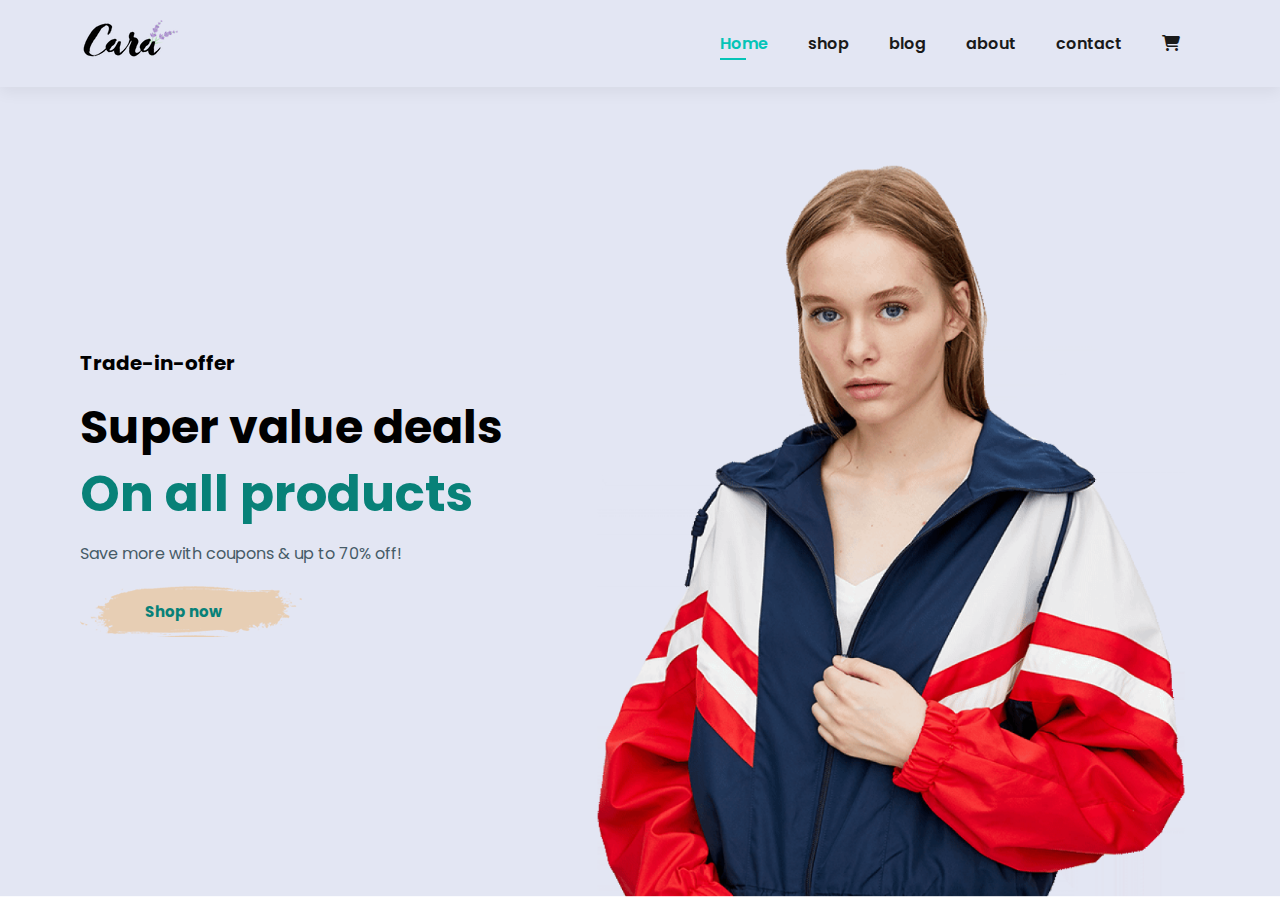
<file: TXON_01/index.html>
<!DOCTYPE html>
<html lang="en">
<head>
    <meta charset="UTF-8">
    <meta http-equiv="X-UA-Compatible" content="IE=edge">
    <meta name="viewport" content="width=device-width, initial-scale=1.0">
    <title>shop-web clone</title>
    <!--font awesome cdnjs link-->
   <link rel="stylesheet" href="https://cdnjs.cloudflare.com/ajax/libs/font-awesome/6.2.1/css/all.min.css"> 
   <!--css link-->
   <link rel="stylesheet" href="css/style.css">

</head>
<body>
    <!--header section starts-->
    <section id="header">
    <a href="#"><img src="images/logo.png"></a>
    
    <div>
        <ul id="navbar">
            <li><a class="active" href="index.html">Home</a></li>
            <li><a href="#">shop</a></li>
            <li><a href="#">blog</a></li>
            <li><a href="#">about</a></li>
            <li><a href="#">contact</a></li>
            <li><a href="#"><i class="fa-solid fa-cart-shopping"></i></a></li>
        </ul>
    </div>

    </section>
   <!--header section ends-->

    <!--hero section starts-->
      <section id="hero">
        <h4>Trade-in-offer</h4>
        <h2>Super value deals</h2>
        <h1>On all products</h1>
        <p>Save more with coupons & up to 70% off!</p>
        <button>Shop now</button>

   </section>
   <!--hero section ends-->
   
   </body>
   </html>
</file>
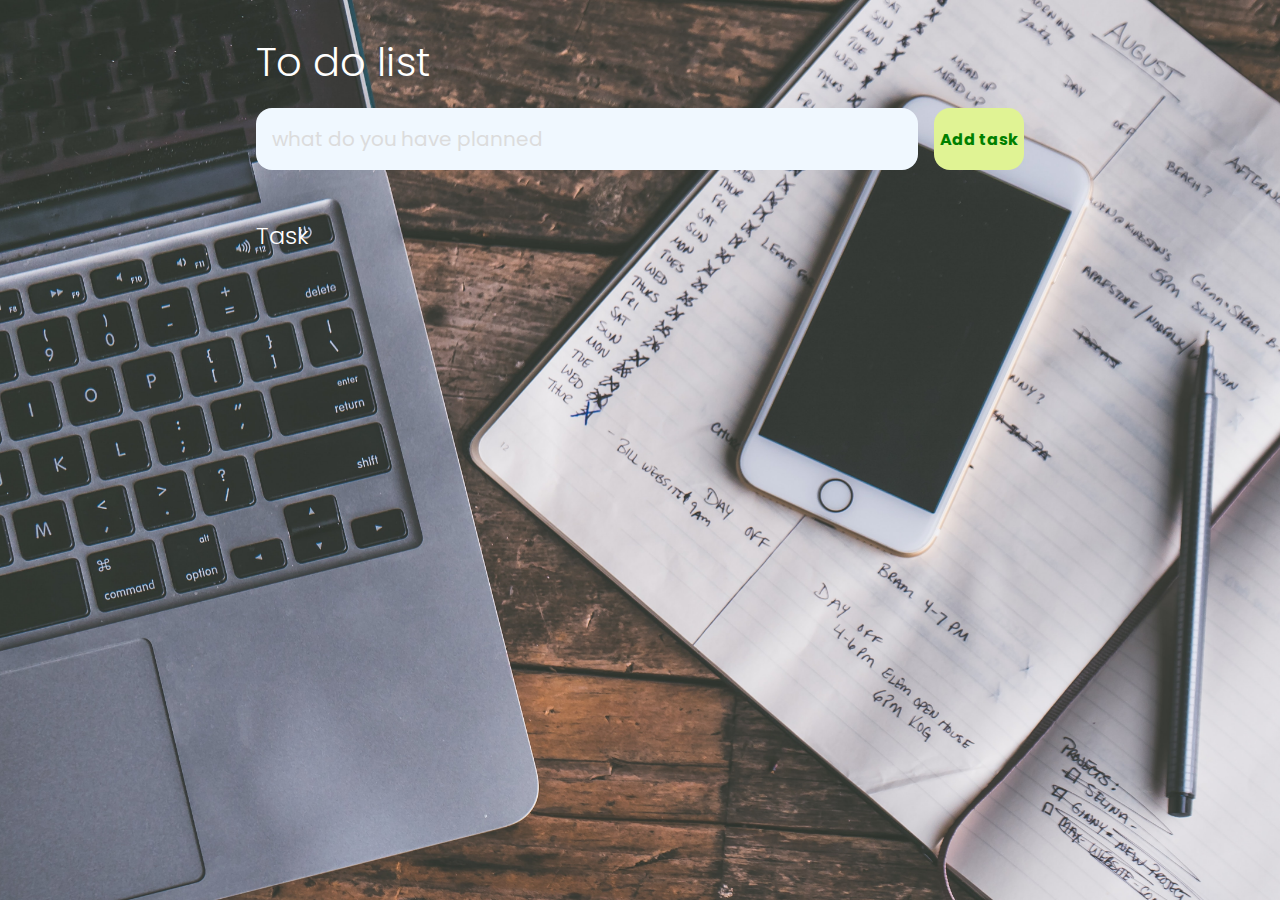
<file: TXON_03/index.html>
<!DOCTYPE html>
<html lang="en">
<head>
    <meta charset="UTF-8">
    <meta http-equiv="X-UA-Compatible" content="IE=edge">
    <meta name="viewport" content="width=device-width, initial-scale=1.0">
    <title>To do list App</title>
    <!--css link-->
    <link rel="stylesheet" href="css/main.css">
    <!---font awesome link--->
    <link rel="stylesheet" href="https://cdnjs.cloudflare.com/ajax/libs/font-awesome/6.0.0-beta2/css/all.min.css" integrity="sha512-YWzhKL2whUzgiheMoBFwW8CKV4qpHQAEuvilg9FAn5VJUDwKZZxkJNuGM4XkWuk94WCrrwslk8yWNGmY1EduTA==" crossorigin="anonymous" referrerpolicy="no-referrer" />

</head>
<body>

  <header>
    <h1>To do list</h1>
    <form id="new-task-form">
        <input type="text" id="new-task-input" placeholder="what do you have planned">
        <input type="submit" id="new-task-submit" value="Add task">
    </form>
  </header>

<main>
    <section class="task-list">
      <h2>Task</h2>
      <div id="tasks">
        <!-- <div class="task"> 
            <div class="content">
                <input type="text" class="text" value="my shiny task" readonly>
                </div>
                <div class="actions">
                   <button class="edit">Edit</button>
                    <button class="delete">Delete</button>
                </div>
            </div> -->
        </div>
    </section>
</main>

    <script src="js/main.js"></script>
</body>
</html>
</file>
<file: TXON_01/css/style.css>
@import url('https://fonts.googleapis.com/css2?family=Poppins:ital,wght@0,300;0,400;0,500;0,600;0,700;0,800;0,900;1,300;1,400;1,500;1,600;1,700;1,800;1,900&display=swap');

*{
    margin:0;
    padding: 0;
    box-sizing: border-box;
    font-family: 'Poppins', sans-serif;
}
h1{
  font-size: 50px;
  font-weight: 700;
  line-height: 64px;
}
h2{
  font-size: 46px;
  font-weight: 700;
}
h4{
  font-size: 20px;
  font-weight: 700;
}

p{
  font-size: 16px;
  font-weight: 400;
  color: #465B52;
  margin: 15px 0 20px 0;
}

body{
    width: 100%;
}

/** header starts**/

#header {
    display: flex;
    align-items: center;
    justify-content: space-between;
    padding: 20px 80px;
    background: #E3E6F3;
    box-shadow:0 5px 15px rgba(0,0,0,0.06);
    z-index: 999;
    position: sticky;
    top: 0;
    left: 0;
  } 
  #navbar {
    display: flex;
    align-items: center;
    justify-content: center;
  }
  #navbar li{
    list-style: none;
    padding: 0 20px;
    position: relative;
  }
  #navbar li a {
    text-decoration: none;
    font-size: 16px;
    font-weight: 600;
    color: #1A1A1A;
    transition: .3s ease;
  }
  #navbar li a:hover,
  #navbar li a.active{
    color: #05C4B7;
  }
  #navbar li a.active::after,
  #navbar li a:hover::after{
    content: "";
    width: 30%;
    height: 2px;
    background: #05C4B7;
    position: absolute;
    bottom: -4px;
    left: 20px
  }
  
 
/**header ends**/

/** hero starts**/
#hero {
    background-image: url("../images/hero4.png");
    width: 100%;
    height: 90vh;
    background-size: cover;
    background-position: top 25% right 0;
    padding: 0 80px;
    display: flex;
    align-items: flex-start;
    justify-content: center;
    flex-direction: column;
  }
  
  #hero p{
    font-size: 16px;
    font-weight: 400;
    color: #465B67;
  }
  #hero h4 {
    padding-bottom: 15px;
  }
  #hero h1{
    color: #088178;
  }
  #hero button {
    background-image: url("../images/button.png");
    color: #088178;
    background-color: transparent;
    border: 0;
    padding: 14px 80px 14px 65px;
    cursor: pointer;
    font-size: 15px;
    font-weight: 700;
  }
  /**hero ends**/
</file>
<file: TXON_03/css/main.css>
@import url('https://fonts.googleapis.com/css2?family=Poppins:ital,wght@0,100;0,200;0,300;0,400;0,500;0,600;0,700;0,800;0,900;1,100;1,200;1,300;1,400;1,500;1,600;1,700;1,800;1,900&display=swap');

*{
   font-family: 'Poppins', sans-serif;
   box-sizing: border-box;
   margin: 0;
}
body {
   display: flex;
   flex-direction: column;
   min-height: 100vh;
   background: url(../todolist.jpg);
   background-position: top 0 right 25%;
   background-size: cover;
   color: aliceblue;
}   
header{
   padding: 2rem 1rem;
   max-width: 800px;
   width: 100%;
   margin: 0 auto;
}      
header h1{
   font-size: 2.5rem;
   font-weight: 300;
   margin-bottom: 1rem;
   color: white;
}
#new-task-form{
   display: flex;
}
input,button{
   appearance: none;
   border: none;
   outline: none;
   background: none;
}
#new-task-input{
   flex: 1 1 0%;
   background-color: aliceblue;
   border-radius: 1rem;
   padding: 1rem;
   margin-right: 1rem;
   color: black;
   font-size: 1.25rem;
}
#new-task-input::placeholder{
   color: gainsboro;
}
#new-task-submit{
   color: green;
   font-size: 1rem;
   font-weight: 700;
   background-color: rgb(224, 243, 148);
   border-radius: 1rem;
   cursor: pointer;
   transition: 0.4s;
}
#new-task-submit:hover{
   opacity: 0.8;
}
#new-task-submit:active{
   opacity: 0.6;
}
main{
   flex: 1 1 0%;
   max-width: 800px;
   width: 100%;
   margin: 0 auto;
}
.task-list{
  padding: 1rem;
}
.task-list h2{
   font-size: 1.5rem;
   font-weight: 300;
   color: white;
   margin-bottom: 1rem;
}
#tasks .task {
   display: flex;
   justify-content: space-between;
   background-color: #6a9797;
   padding: 1rem;
   border-radius: 1rem;
   margin-bottom: 1rem;
}
#tasks .task .content{
   flex: 1 1 0%;
}
#tasks .task .content .text{
   color: black;
   font-size: 1.125rem;
   width: 100%;
   display: block;
   transition: .4s;
}
#tasks .task .content .text:not(:read-only){
   color: aquamarine;
}
#tasks .task .actions{
   display: flex ;
   margin: 0 --0.5rem;
}
.task .actions button{
   cursor: pointer;
   margin: 0 0.5rem;
   font-size: 1.125rem;
   font-weight: 700;
}
.task .actions button:hover{
   opacity: 0.8;
}
.task .actions button:active{
   opacity: 0.6;
}
.task .actions .edit{
   color: aqua;
}
.task .actions .delete{
   color: crimson;
}
</file>
